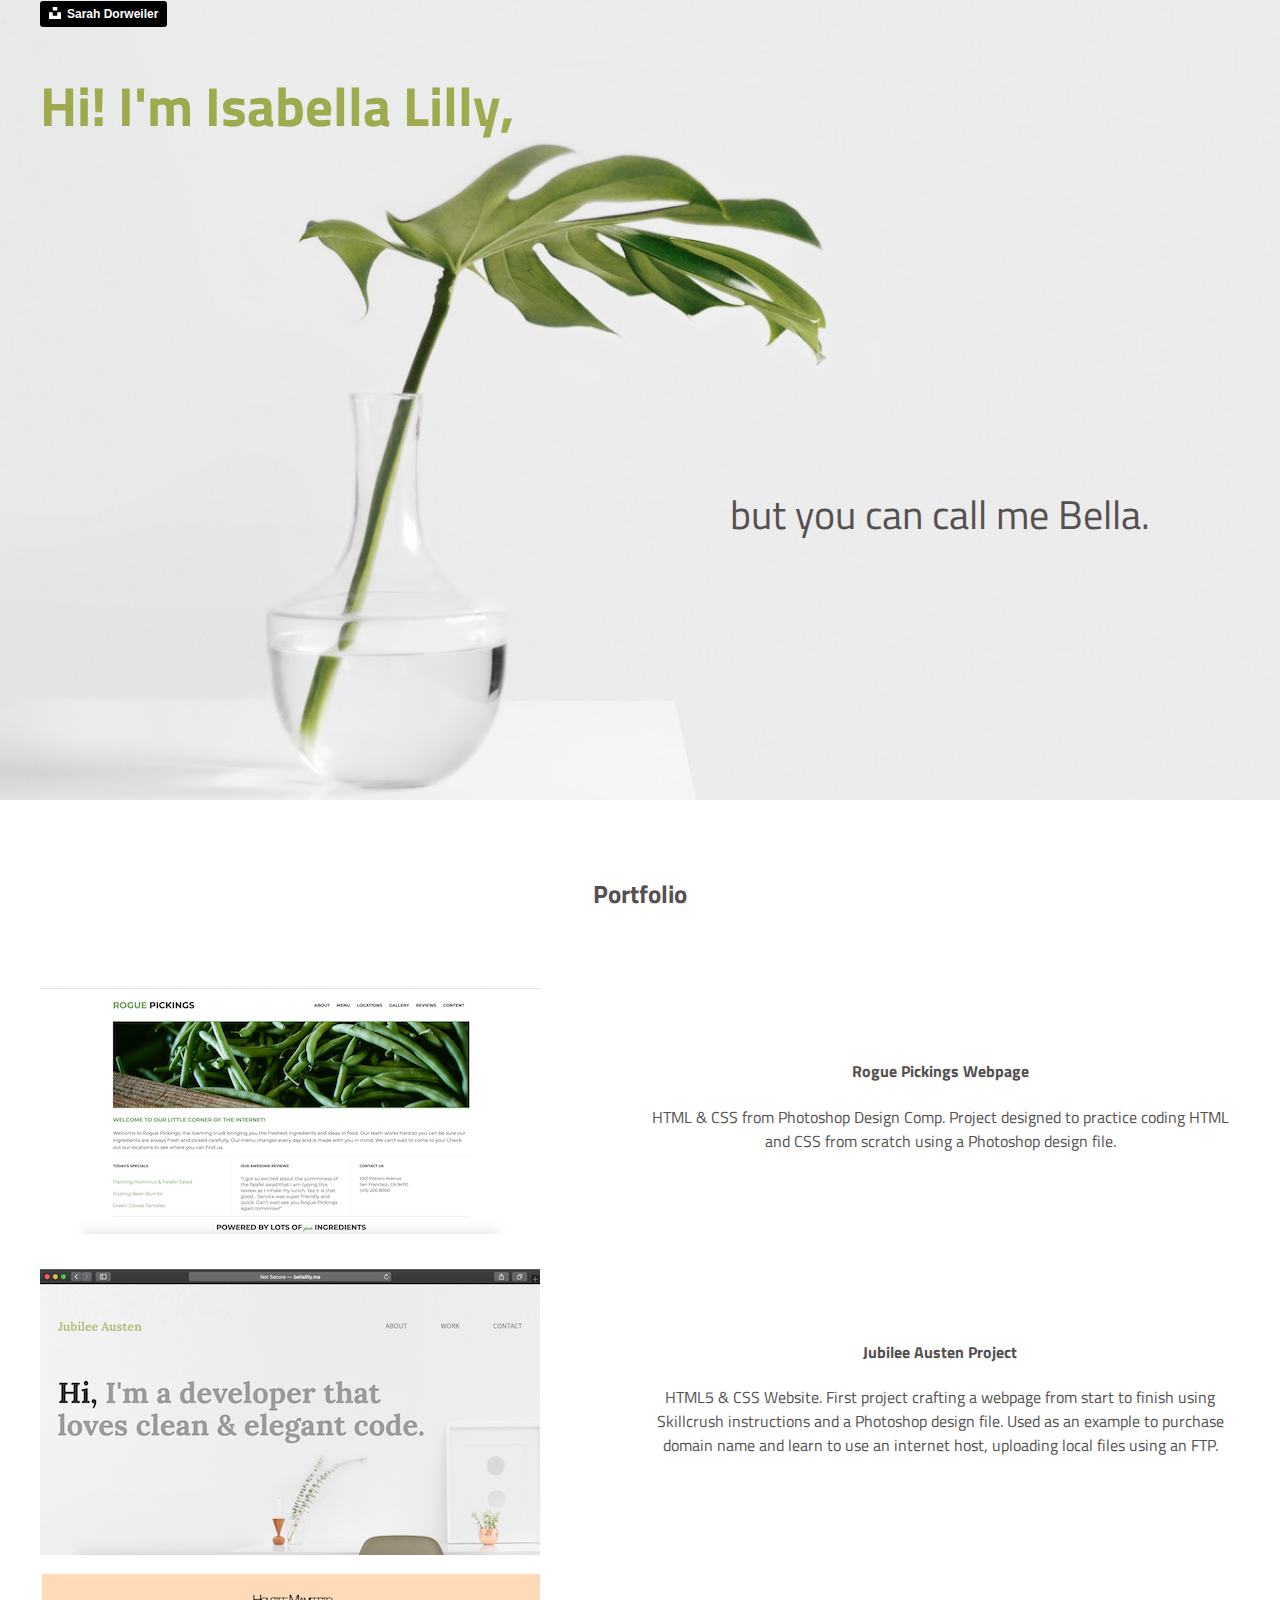
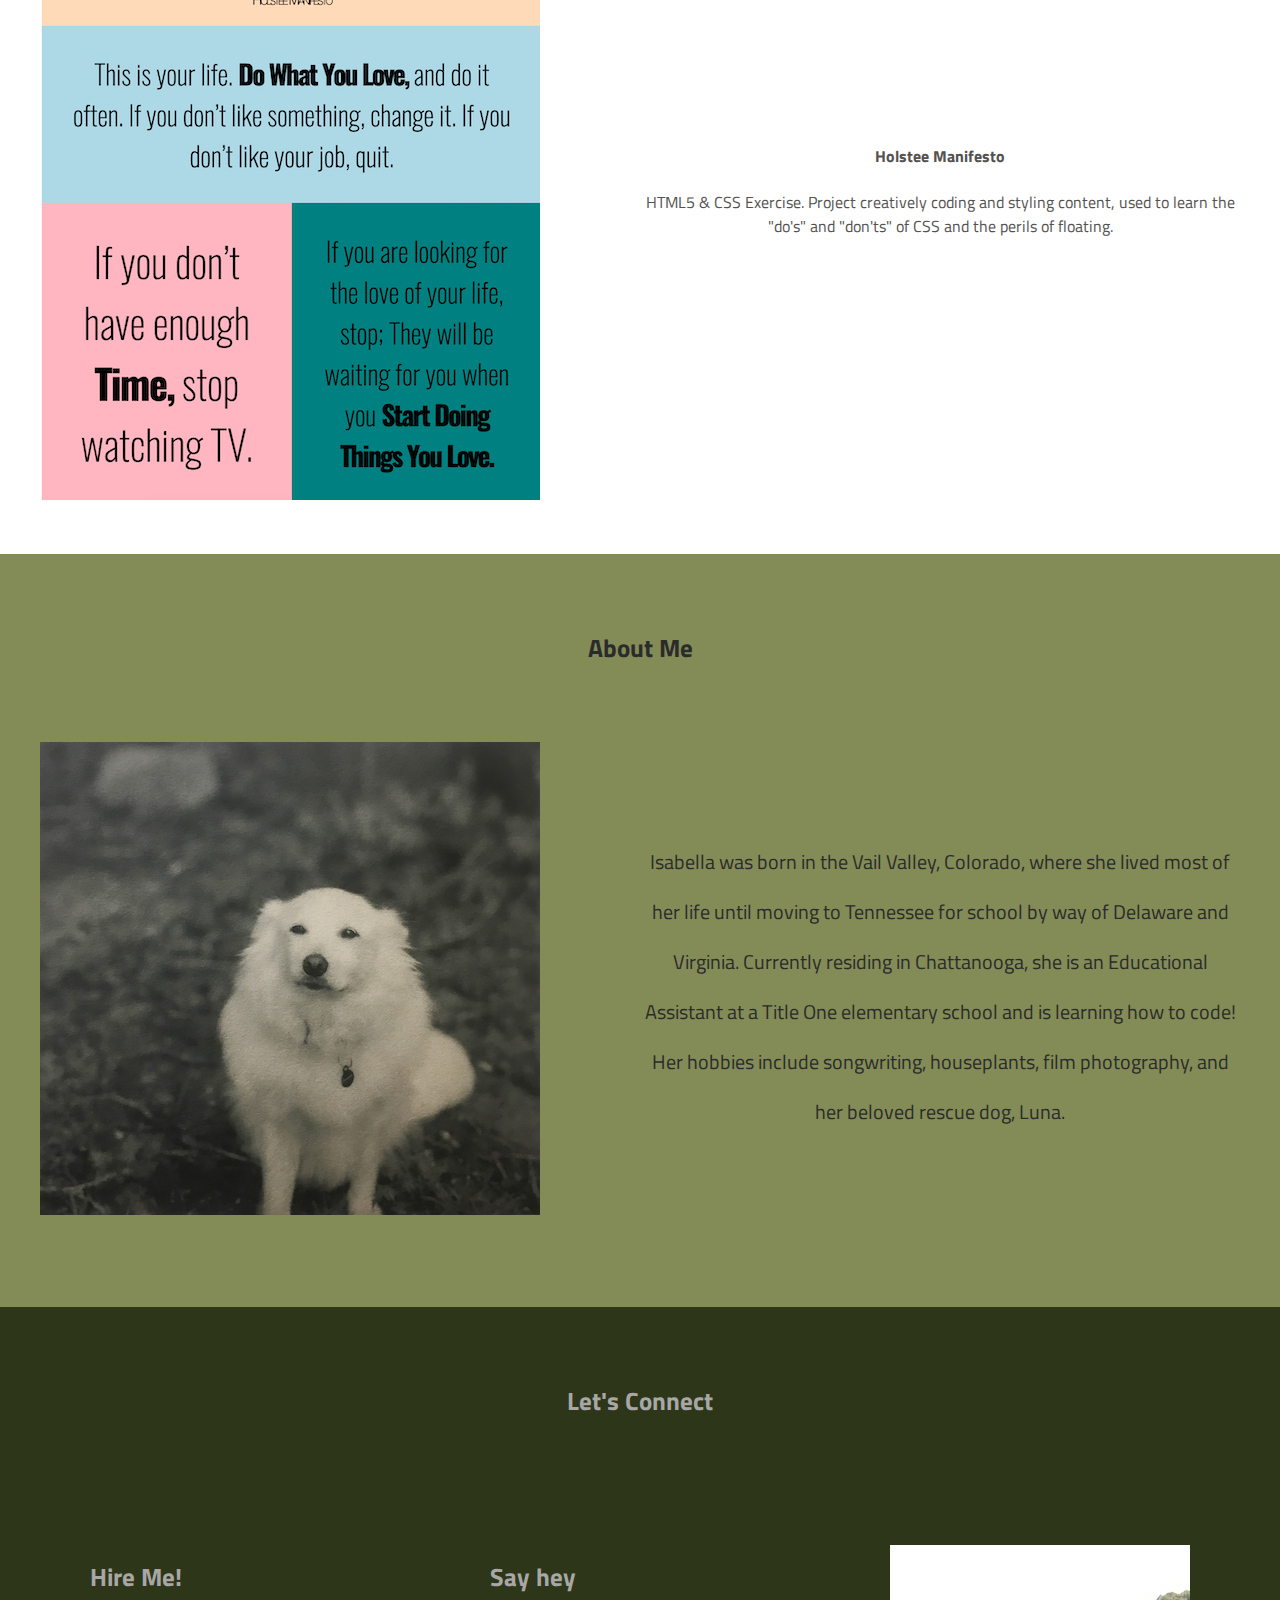
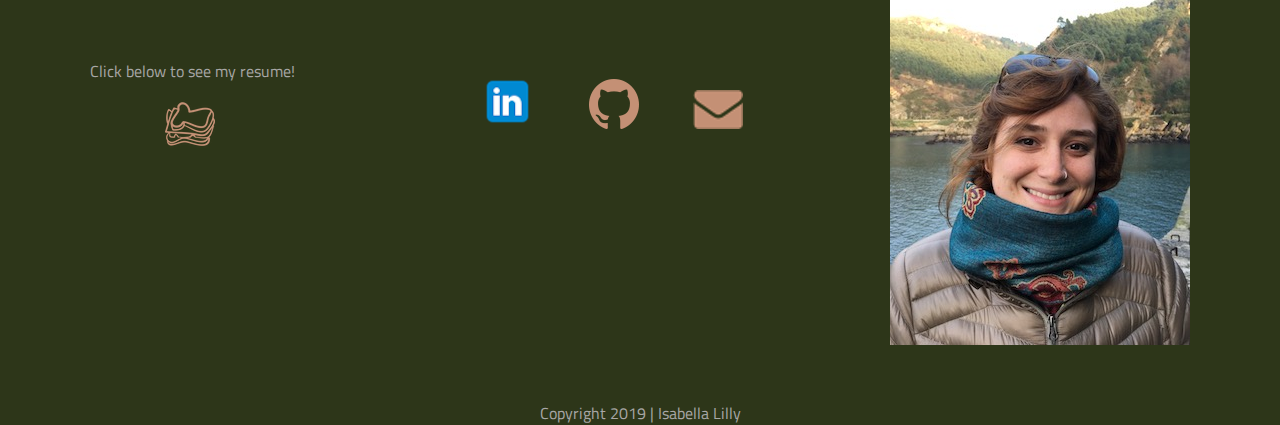
<file: index.html>
<!doctype html>
<html>
    <head>
        <title>|bellalilly|</title>
        <link rel="stylesheet" href="css/normalize.css">
        <link rel="stylesheet" href="css/main.css">
        <link href="https://fonts.googleapis.com/css?family=Titillium+Web:200,400&display=swap" rel="stylesheet">
    </head>
    <body>
        <header id="main">
            <div class="full-width"><a style="background-color:black;color:white;text-decoration:none;padding:4px 6px;font-family:-apple-system, BlinkMacSystemFont, &quot;San Francisco&quot;, &quot;Helvetica Neue&quot;, Helvetica, Ubuntu, Roboto, Noto, &quot;Segoe UI&quot;, Arial, sans-serif;font-size:12px;font-weight:bold;line-height:1.2;display:inline-block;border-radius:3px" href="https://unsplash.com/@sarahdorweiler?utm_medium=referral&amp;utm_campaign=photographer-credit&amp;utm_content=creditBadge" target="_blank" rel="noopener noreferrer" title="Download free do whatever you want high-resolution photos from Sarah Dorweiler"><span style="display:inline-block;padding:2px 3px"><svg xmlns="http://www.w3.org/2000/svg" style="height:12px;width:auto;position:relative;vertical-align:middle;top:-2px;fill:white" viewBox="0 0 32 32"><title>unsplash-logo</title><path d="M10 9V0h12v9H10zm12 5h10v18H0V14h10v9h12v-9z"></path></svg></span><span style="display:inline-block;padding:2px 3px">Sarah Dorweiler</span></a>
                <div class="half width">
                  <h1> Hi! I'm Isabella Lilly,</h1>
                  <h2>but you can call me Bella.</h2>
                </div>
            </div>
        </header>

        <main>
            <section id="portfolio">
                  <div class="full-width">
                    <h3>Portfolio</h3>
                    <div class="half-width">
                        <img src="img/rogue.png" id="rogue-image" alt="rogue"/>
                    </div>
                    <div id="rogue" class="half-width">
                        <h4>Rogue Pickings Webpage</h4>
                        <p>HTML &amp; CSS from Photoshop Design Comp. Project designed to practice coding HTML and CSS from scratch using a Photoshop design file.
                    </div>
                    <div class="half-width">
                        <img src="img/jubilee.png" id="jubilee-image" alt="jubilee"/>
                    </div>
                    <div id="jubilee" class="half-width">
                        <h4>Jubilee Austen Project</h4>
                        <p>HTML5 &amp; CSS Website.  First project crafting a webpage from start to finish using Skillcrush instructions and a Photoshop design file.  Used as an example to purchase domain name and learn to use an internet host, uploading local files using an FTP.</p>
                    </div>
                    <div class="half-width">
                        <img src="img/holstee.png" id="holstee-image" alt="Holstee"/>
                    </div>
                    <div id="holstee" class="half-width">
                        <h4>Holstee Manifesto</h4>
                        <p>HTML5 &amp; CSS Exercise.  Project creatively coding and styling content, used to learn the "do's" and "don'ts" of CSS and the <span>perils</span> of <span>floating.</span><p>
                    </div>
                </div>

            </section>

            <section id="about">
                <div class="full-width">
                    <h3> About Me </h3>
                      <div class="half-width">
                        <img src="img/luna17.jpg" id="luna-image" alt="luna17"/>
                      </div>
                      <div class="half-width">
                        <p>Isabella was born in the Vail Valley, Colorado, where she lived most of her life until moving to Tennessee for school by way of Delaware and Virginia.  Currently residing in Chattanooga, she is an Educational Assistant at a Title One elementary school and is learning how to code!  Her hobbies include songwriting, houseplants, film photography, and her beloved rescue dog, Luna.</p>
                      </div>
                </div>
            </section>

            <section id="contact">
                <div class="full-width">
                  <h3>Let's Connect</h3>
                    <div class="third-width">
                      <h4>Hire Me!</h4>
                      <p>Click below to see my resume!</p><a href="resume/resume.index.html">
                      <img src="img/icon-sandwhich.png" id="sandwhich-icon" alt="Sandwhich Icon"/></a>
                    </div>
                    <div class="third-width">
                      <h4>Say hey</h4>
                        <ul id="media-links">
                            <li><a href="https://www.linkedin.com/in/isabella-lillyt/"><img src="img/icon-linkedin.png" id="linkedin" alt="linkedin icon" /></a></li>
                            <li><a href="https://github.com/isabellalilly"><img src="img/icon-github.png" alt="github icon" /></a></li>
                            <li><a href="mailto:lillyisabellat@gmail.com"><img src="img/icon-envelope.png" alt="envelope icon" /></a></li>
                        </ul>
                    </div>
                    <div class="third-width">
                      <img src="img/contact.jpeg" id="contact-image" alt="Contact"/>
                    </div>
                </div>
            </section>

            <footer id="main">
              Copyright 2019 | Isabella Lilly
            </footer>
        </main>
    </body>
</html>
</file>
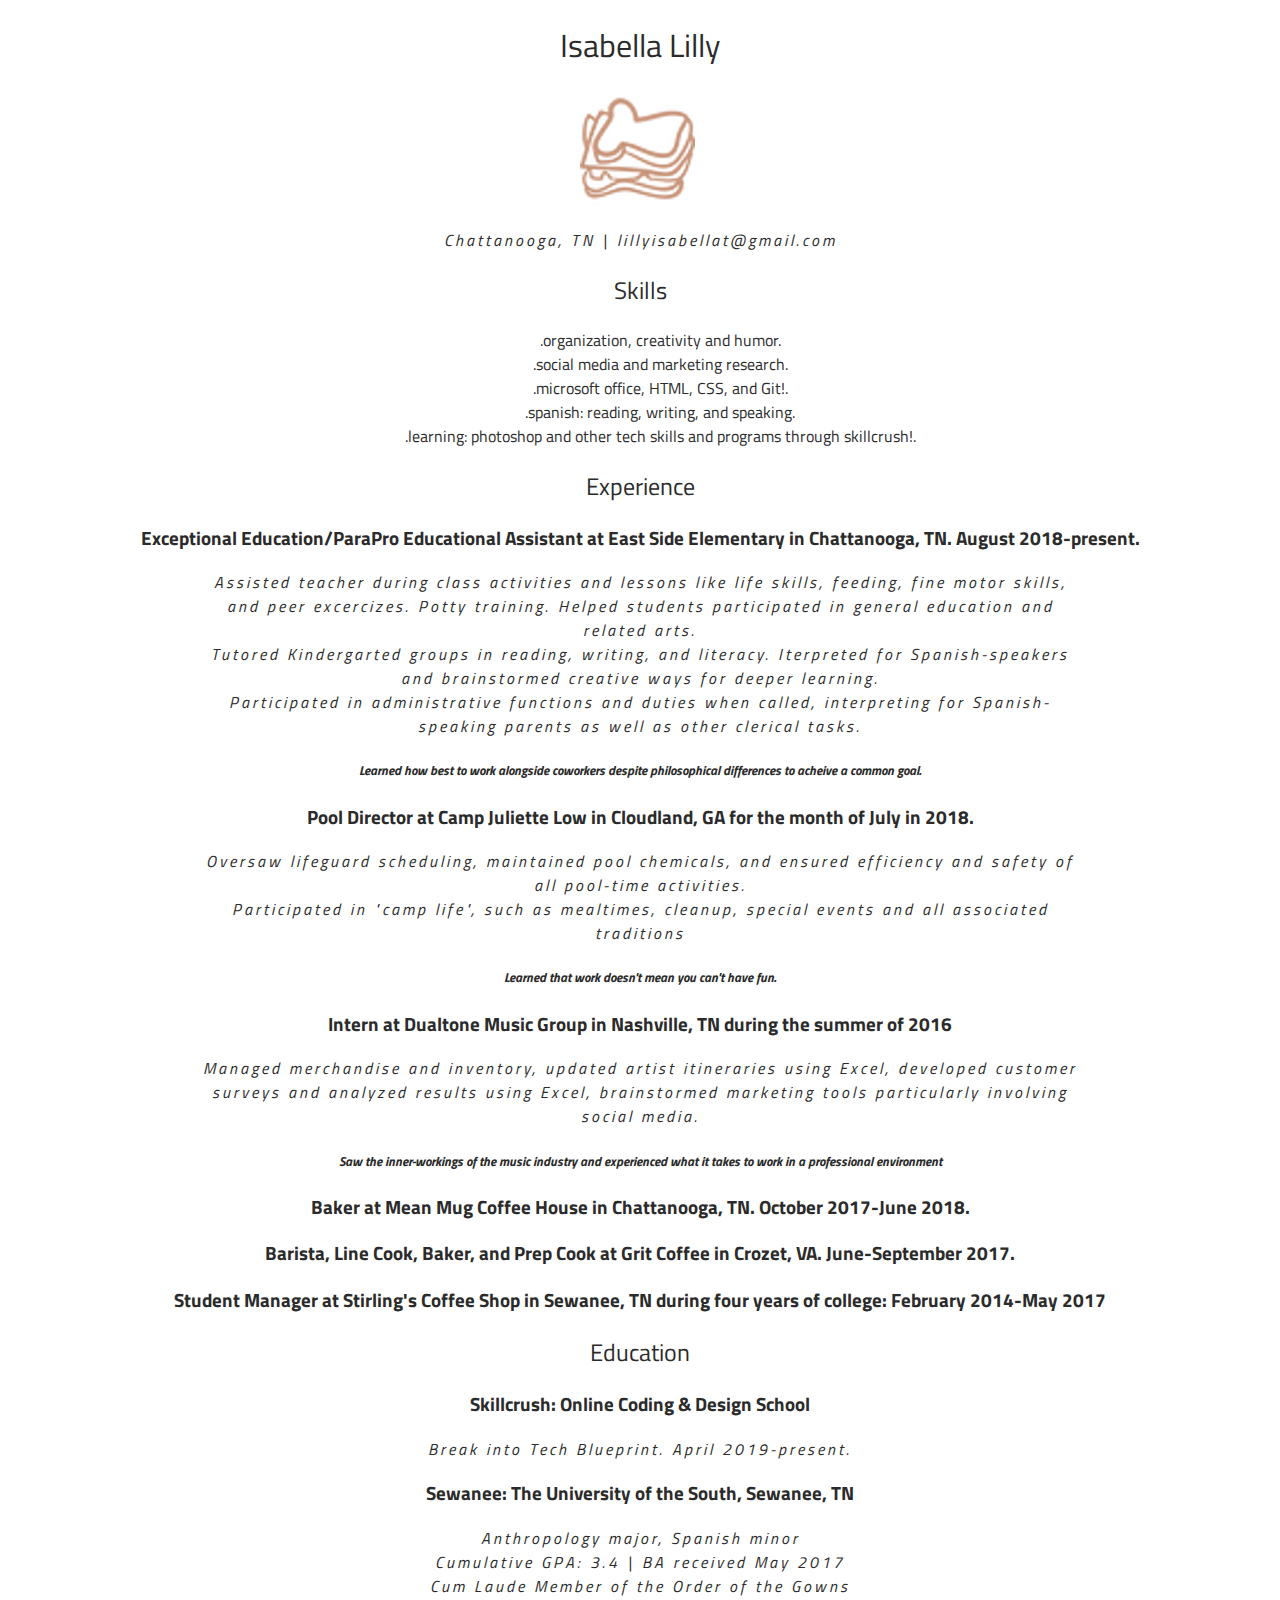
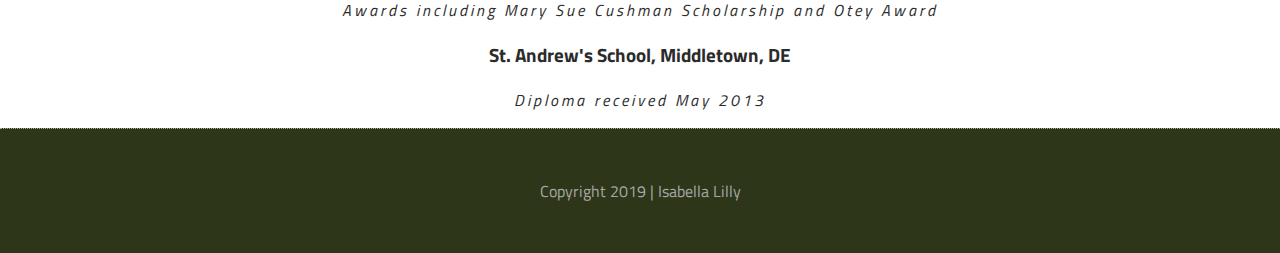
<file: resume/resume.index.html>
<!doctype html>
<html>
    <head>
        <title>|bellalilly|resume|</title>
        <link rel="stylesheet" href="../css/normalize.css">
        <link rel="stylesheet" href="../css/main.css">
        <link href="https://fonts.googleapis.com/css?family=Titillium+Web:200,400&display=swap" rel="stylesheet">
    </head>
    <body class="resume">
        <main>
          <h1>Isabella Lilly</h1>
              <img src="../img/icon-big-sammich.png" id="big-sammich" alt="big sammich icon"/>
              <p id="resume-head">Chattanooga, TN | lillyisabellat@gmail.com</p>
          <h2>Skills</h2>
            <ul>
                <li>.organization, creativity and humor.</li>
                <li>.social media and marketing research.</li>
                <li>.microsoft office, HTML, CSS, and Git!.</li>
                <li>.spanish: reading, writing, and speaking.</li>
                <li>.learning: photoshop and other tech skills and programs through skillcrush!.</li>
            </ul>
          <h2>Experience</h2>
              <h3>Exceptional Education/ParaPro Educational Assistant at East Side Elementary in Chattanooga, TN.  August 2018-present.</h3>
                  <p>Assisted teacher during class activities and lessons like life skills, feeding, fine motor skills, and peer excercizes.  Potty training.  Helped students participated in general education and related arts.<br>Tutored Kindergarted groups in reading, writing, and literacy.  Iterpreted for Spanish-speakers and brainstormed creative ways for deeper learning.<br> Participated in administrative functions and duties when called, interpreting for Spanish-speaking parents as well as other clerical tasks.</p>
                  <h5>Learned how best to work alongside coworkers despite philosophical differences to acheive a common goal.</h5>

              <h3>Pool Director at Camp Juliette Low in Cloudland, GA for the month of July in 2018.</h3>
                  <p>Oversaw lifeguard scheduling, maintained pool chemicals, and ensured efficiency and safety of all pool-time activities.<br>Participated in "camp life", such as mealtimes, cleanup, special events and all associated traditions</p>
                  <h5>Learned that work doesn't mean you can't have fun.</h5>

              <h3>Intern at Dualtone Music Group in Nashville, TN during the summer of 2016</h3>
                  <p>Managed merchandise and inventory, updated artist itineraries using Excel, developed customer surveys and analyzed results using Excel, brainstormed marketing tools particularly involving social media.
                  <h5>Saw the inner-workings of the music industry and experienced what it takes to work in a professional environment</h5>

              <h3>Baker at Mean Mug Coffee House in Chattanooga, TN. October 2017-June 2018.
              <h3>Barista, Line Cook, Baker, and Prep Cook at Grit Coffee in Crozet, VA.  June-September 2017.
              <h3>Student Manager at Stirling's Coffee Shop in Sewanee, TN during four years of college: February 2014-May 2017</h3>

          <h2>Education</h2>
              <h3>Skillcrush: Online Coding &amp; Design School</h3>
                  <p>Break into Tech Blueprint. April 2019-present.
              <h3>Sewanee: The University of the South, Sewanee, TN</h3>
                  <p>Anthropology major, Spanish minor<br>Cumulative GPA: 3.4 | BA received May 2017<br>Cum Laude Member of the Order of the Gowns<br>Awards including Mary Sue Cushman Scholarship and Otey Award</p>
              <h3>St. Andrew's School, Middletown, DE</h3>
                  <p> Diploma received May 2013</p>

        <footer>
          Copyright 2019 | Isabella Lilly
        </footer>
      </main>
    </body>
</html>
</file>
<file: css/main.css>
/***** BASE STYLES *****/

body {
  font-family: 'Titillium Web', sans-serif;
  color: #2b2b2b;
}

h3, h4, p{
    text-align: center;
}

/***** GRID *****/

.full-width {
    width: 1200px;
    margin: 0 auto;
}

.half-width {
    width: 600px;
    float:left;
    margin: 0 auto;
}

.third-width {
    width: 400px;
    float:left;
    margin: 0 auto;
}

/***** HEADER *****/

header {
    height:800px;
    background: url('../img/monstera-hero.jpg');
    background-size: cover;
}

header h1 {
    font-size: 55px;
    color: #9FAA4F;
}

header h2 {
    font-size: 40px;
    color: #545150;
    padding: 300px 0 0 600px
}

/***** PORTFOLIO *****/
#portfolio{
  color: #545150;
  overflow:auto;
}

#portfolio h3{
    font-size: 25px;
    padding: 50px;
}

#portfolio #rogue {
    padding: 50px 0 100px 0;
}

#portfolio #jubilee{
    padding: 50px 0 100px 0
}

#portfolio #holstee{
    padding: 150px 0 300px 0
}

/***** ABOUT *****/
#about{
  background-color: #838C56;
  clear:both;
  overflow:auto;
  padding-bottom: 50px;
}

#about h3{
  font-size: 25px;
  padding: 50px;
}

#about p{
  font-size: 20px;
  line-height: 50px;
  padding: 75px 0 100px 0;
}

/***** CONTACT *****/
#contact{
  background-color: #2D3619;
  color: #A8A7A6;
  clear: both;
  overflow:auto;
}

#contact h3{
  font-size: 25px;
  padding: 50px;
}

#contact h4{
  text-align: left;
  padding: 30px 30px 30px 50px;
  font-size: 25px;
}

#contact p{
  text-align: left;
  padding-left: 50px;
}

#contact img#sandwhich-icon{
  padding-left: 125px;
}

#contact #envelope {
    padding: 115px 0 0 115px;
}

#contact ul {
    list-style: none;
}
#contact ul li {
     display: inline-block;
     padding-bottom: 50px;
}
#contact ul img {
    font-size: 32px;
    padding-right: 50px;
    padding-top: 15px;
}

#contact img#contact-image{
    padding: 50px
}


/***** FOOTER *****/
footer{
  background-color: #2D3619;
  color: #A8A7A6;
  clear: both;
  overflow:auto;
  text-align: center;
}

/***** RESUME PAGE *****/
.resume h1,h2,h3, h5 {
  text-align: center;
  padding: 0 100px;
}

.resume img{
  padding-left: 580px;
}

.resume p{
  padding: 0 200px;
  letter-spacing: 3px;
}
.resume #resume-head img{
  padding: 50px;
  border-bottom: 1px dotted #545150;
}

.resume ul{
  list-style: none;
  text-align: center;
}

.resume p, h5{
  font-style: oblique;
}

.resume h1, h2{
  font-weight: 400;
}

.resume footer{
  padding: 50px;
  border-top: 1px dotted #A9AF8B;
}
</file>
